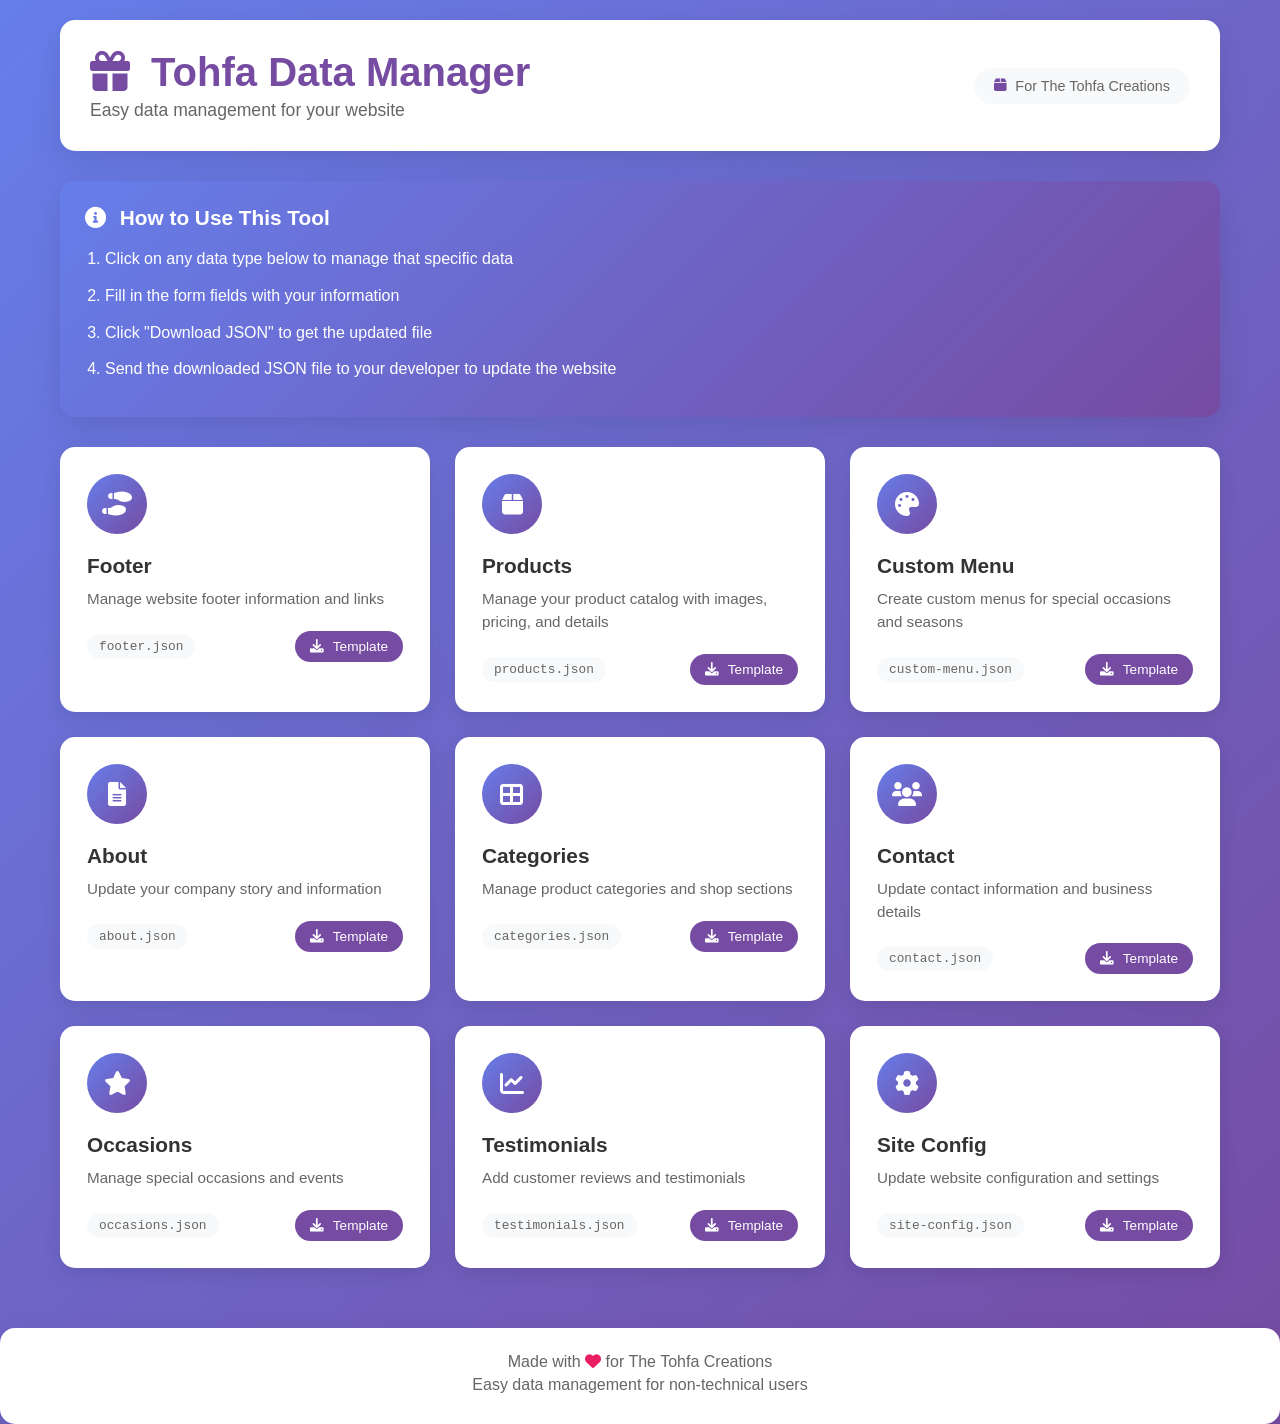
<file: index.html>
<!DOCTYPE html>
<html lang="en">
<head>
    <meta charset="UTF-8">
    <meta name="viewport" content="width=device-width, initial-scale=1.0">
    <title>Tohfa Data Manager</title>
    <link rel="stylesheet" href="style.css">
    <link href="https://cdnjs.cloudflare.com/ajax/libs/font-awesome/6.0.0/css/all.min.css" rel="stylesheet">
</head>
<body>
    <div class="container">
        <!-- Header -->
        <header class="header">
            <div class="header-content">
                <div>
                    <h1><i class="fas fa-gift"></i> Tohfa Data Manager</h1>
                    <p>Easy data management for your website</p>
                </div>
                <div class="header-badge">
                    <i class="fas fa-box"></i>
                    <span>For The Tohfa Creations</span>
                </div>
            </div>
        </header>

        <!-- Instructions -->
        <div class="instructions">
            <h2><i class="fas fa-info-circle"></i> How to Use This Tool</h2>
            <ol>
                <li>Click on any data type below to manage that specific data</li>
                <li>Fill in the form fields with your information</li>
                <li>Click "Download JSON" to get the updated file</li>
                <li>Send the downloaded JSON file to your developer to update the website</li>
            </ol>
        </div>

        <!-- Data Types Grid -->
        <div class="data-grid" id="dataGrid">
            <div class="data-card" onclick="openFormManager('footer')">
                <div class="card-icon">
                    <i class="fas fa-shoe-prints"></i>
                </div>
                <div class="card-content">
                    <h3>Footer</h3>
                    <p>Manage website footer information and links</p>
                    <div class="card-footer">
                        <span class="filename">footer.json</span>
                        <button class="template-btn" onclick="event.stopPropagation(); downloadTemplate('footer')">
                            <i class="fas fa-download"></i> Template
                        </button>
                    </div>
                </div>
            </div>

            <div class="data-card" onclick="openFormManager('products')">
                <div class="card-icon">
                    <i class="fas fa-box"></i>
                </div>
                <div class="card-content">
                    <h3>Products</h3>
                    <p>Manage your product catalog with images, pricing, and details</p>
                    <div class="card-footer">
                        <span class="filename">products.json</span>
                        <button class="template-btn" onclick="event.stopPropagation(); downloadTemplate('products')">
                            <i class="fas fa-download"></i> Template
                        </button>
                    </div>
                </div>
            </div>

            <div class="data-card" onclick="openFormManager('custom-menu')">
                <div class="card-icon">
                    <i class="fas fa-palette"></i>
                </div>
                <div class="card-content">
                    <h3>Custom Menu</h3>
                    <p>Create custom menus for special occasions and seasons</p>
                    <div class="card-footer">
                        <span class="filename">custom-menu.json</span>
                        <button class="template-btn" onclick="event.stopPropagation(); downloadTemplate('custom-menu')">
                            <i class="fas fa-download"></i> Template
                        </button>
                    </div>
                </div>
            </div>

            <div class="data-card" onclick="openFormManager('about')">
                <div class="card-icon">
                    <i class="fas fa-file-alt"></i>
                </div>
                <div class="card-content">
                    <h3>About</h3>
                    <p>Update your company story and information</p>
                    <div class="card-footer">
                        <span class="filename">about.json</span>
                        <button class="template-btn" onclick="event.stopPropagation(); downloadTemplate('about')">
                            <i class="fas fa-download"></i> Template
                        </button>
                    </div>
                </div>
            </div>

            <div class="data-card" onclick="openFormManager('categories')">
                <div class="card-icon">
                    <i class="fas fa-th-large"></i>
                </div>
                <div class="card-content">
                    <h3>Categories</h3>
                    <p>Manage product categories and shop sections</p>
                    <div class="card-footer">
                        <span class="filename">categories.json</span>
                        <button class="template-btn" onclick="event.stopPropagation(); downloadTemplate('categories')">
                            <i class="fas fa-download"></i> Template
                        </button>
                    </div>
                </div>
            </div>

            <div class="data-card" onclick="openFormManager('contact')">
                <div class="card-icon">
                    <i class="fas fa-users"></i>
                </div>
                <div class="card-content">
                    <h3>Contact</h3>
                    <p>Update contact information and business details</p>
                    <div class="card-footer">
                        <span class="filename">contact.json</span>
                        <button class="template-btn" onclick="event.stopPropagation(); downloadTemplate('contact')">
                            <i class="fas fa-download"></i> Template
                        </button>
                    </div>
                </div>
            </div>

            <div class="data-card" onclick="openFormManager('occasions')">
                <div class="card-icon">
                    <i class="fas fa-star"></i>
                </div>
                <div class="card-content">
                    <h3>Occasions</h3>
                    <p>Manage special occasions and events</p>
                    <div class="card-footer">
                        <span class="filename">occasions.json</span>
                        <button class="template-btn" onclick="event.stopPropagation(); downloadTemplate('occasions')">
                            <i class="fas fa-download"></i> Template
                        </button>
                    </div>
                </div>
            </div>

            <div class="data-card" onclick="openFormManager('testimonials')">
                <div class="card-icon">
                    <i class="fas fa-chart-line"></i>
                </div>
                <div class="card-content">
                    <h3>Testimonials</h3>
                    <p>Add customer reviews and testimonials</p>
                    <div class="card-footer">
                        <span class="filename">testimonials.json</span>
                        <button class="template-btn" onclick="event.stopPropagation(); downloadTemplate('testimonials')">
                            <i class="fas fa-download"></i> Template
                        </button>
                    </div>
                </div>
            </div>

            <div class="data-card" onclick="openFormManager('site-config')">
                <div class="card-icon">
                    <i class="fas fa-cog"></i>
                </div>
                <div class="card-content">
                    <h3>Site Config</h3>
                    <p>Update website configuration and settings</p>
                    <div class="card-footer">
                        <span class="filename">site-config.json</span>
                        <button class="template-btn" onclick="event.stopPropagation(); downloadTemplate('site-config')">
                            <i class="fas fa-download"></i> Template
                        </button>
                    </div>
                </div>
            </div>

        </div>

        <!-- Manager Section -->
        <div class="manager-section" id="managerSection" style="display: none;">
            <button class="back-btn" onclick="closeManager()">
                <i class="fas fa-arrow-left"></i> Back to Data Types
            </button>
            <div id="managerContent"></div>
        </div>

        <!-- Form Manager Section -->
        <div class="form-manager-section" id="formManagerSection" style="display: none;">
            <button class="back-btn" onclick="closeFormManager()">
                <i class="fas fa-arrow-left"></i> Back to Data Types
            </button>
            
            <div class="form-header">
                <h2 id="formManagerTitle">Form Manager</h2>
                <p id="formManagerDescription">Fill in the form fields below</p>
            </div>

            <div class="form-container" id="formContainer">
                <!-- Form fields will be dynamically generated here -->
            </div>

            <div class="form-actions">
                <button class="btn btn-primary" onclick="generateJSONFromForm()">
                    <i class="fas fa-magic"></i> Generate JSON
                </button>
                <button class="btn btn-secondary" onclick="resetForm()">
                    <i class="fas fa-undo"></i> Reset Form
                </button>
                <button class="btn btn-success" onclick="downloadGeneratedJSON()">
                    <i class="fas fa-download"></i> Download JSON
                </button>
            </div>

            <!-- JSON Output Section -->
            <div class="json-output-section" id="jsonOutputSection" style="display: none;">
                <div class="json-header">
                    <h3>Generated JSON</h3>
                    <div class="json-actions">
                        <button class="btn btn-sm" onclick="validateAndFormatJSON()">
                            <i class="fas fa-check"></i> Validate & Format
                        </button>
                        <button class="btn btn-sm" onclick="resetJSONEditor()">
                            <i class="fas fa-undo"></i> Reset to Template
                        </button>
                        <button class="btn btn-sm" onclick="downloadJSONFromEditor()">
                            <i class="fas fa-download"></i> Download JSON
                        </button>
                    </div>
                </div>
                <div id="jsonError" style="display: none; background: #f8d7da; color: #721c24; padding: 10px; border-radius: 5px; margin: 10px 0;"></div>
                <div id="jsonSuccess" style="display: none; background: #d4edda; color: #155724; padding: 10px; border-radius: 5px; margin: 10px 0;"></div>
                <textarea id="jsonOutput" class="json-output" placeholder="Generated JSON will appear here..."></textarea>
            </div>
        </div>
    </div>

    <!-- Footer -->
    <footer class="footer">
        <div class="footer-content">
            <p>Made with <i class="fas fa-heart" style="color: #e91e63;"></i> for The Tohfa Creations</p>
            <p>Easy data management for non-technical users</p>
        </div>
    </footer>

    <script src="script.js"></script>
</body>
</html>
</file>
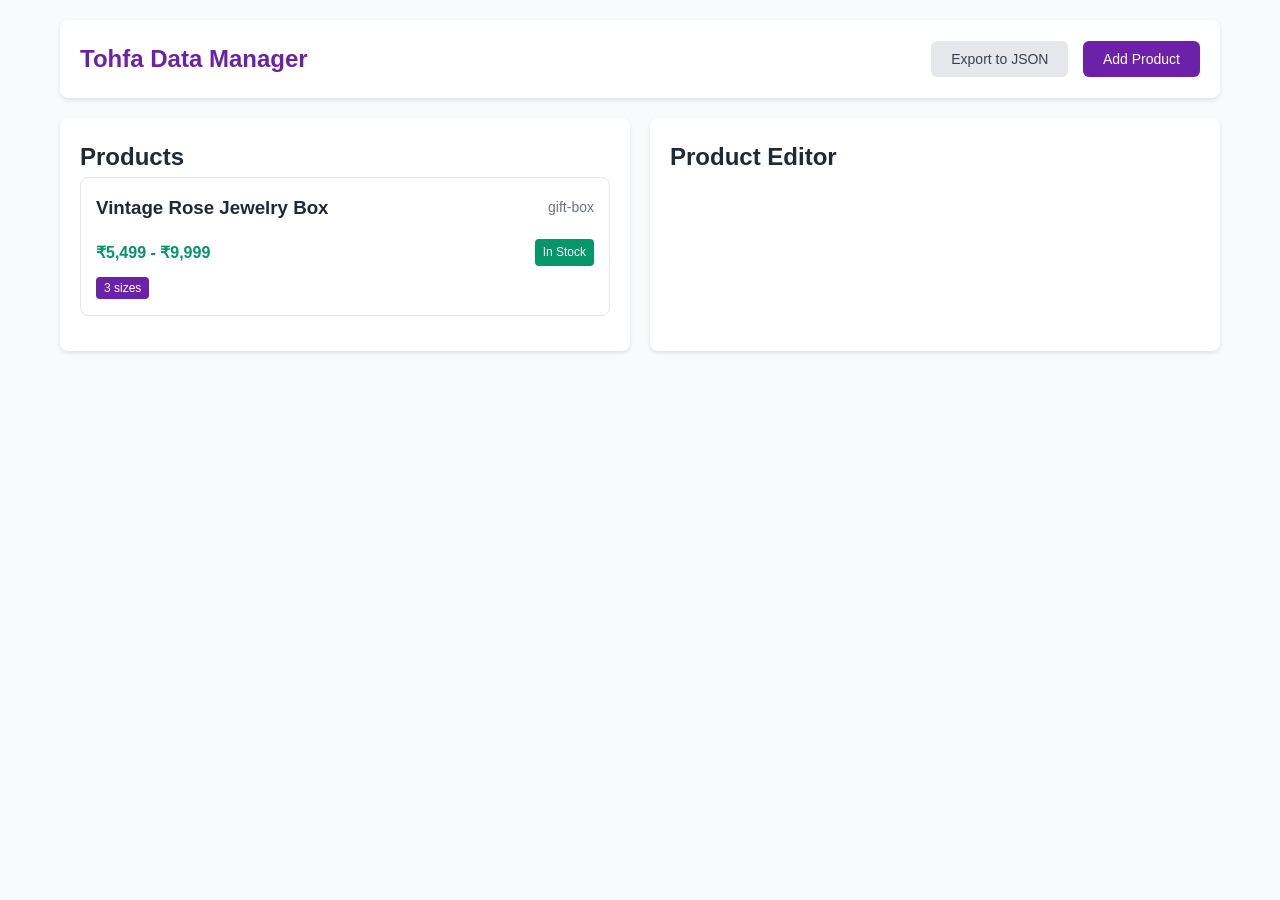
<file: manager.html>
<!DOCTYPE html>
<html lang="en">
<head>
    <meta charset="UTF-8">
    <meta name="viewport" content="width=device-width, initial-scale=1.0">
    <title>Tohfa Data Manager</title>
    <style>
        * {
            margin: 0;
            padding: 0;
            box-sizing: border-box;
        }
        
        body {
            font-family: 'Segoe UI', Tahoma, Geneva, Verdana, sans-serif;
            background-color: #f8fafc;
            color: #1f2937;
            line-height: 1.6;
        }
        
        .container {
            max-width: 1200px;
            margin: 0 auto;
            padding: 20px;
        }
        
        .header {
            background: white;
            padding: 20px;
            border-radius: 8px;
            margin-bottom: 20px;
            box-shadow: 0 2px 4px rgba(0,0,0,0.1);
            display: flex;
            justify-content: space-between;
            align-items: center;
        }
        
        .header h1 {
            color: #6b21a8;
            font-size: 24px;
        }
        
        .btn {
            background: #6b21a8;
            color: white;
            border: none;
            padding: 10px 20px;
            border-radius: 6px;
            cursor: pointer;
            font-size: 14px;
            margin-left: 10px;
        }
        
        .btn:hover {
            background: #581c87;
        }
        
        .btn-secondary {
            background: #e5e7eb;
            color: #374151;
        }
        
        .btn-secondary:hover {
            background: #d1d5db;
        }
        
        .main-content {
            display: grid;
            grid-template-columns: 1fr 1fr;
            gap: 20px;
        }
        
        .products-list {
            background: white;
            border-radius: 8px;
            padding: 20px;
            box-shadow: 0 2px 4px rgba(0,0,0,0.1);
        }
        
        .product-card {
            border: 1px solid #e5e7eb;
            border-radius: 8px;
            padding: 15px;
            margin-bottom: 15px;
            cursor: pointer;
            transition: all 0.3s ease;
        }
        
        .product-card:hover {
            box-shadow: 0 4px 6px rgba(0,0,0,0.1);
            transform: translateY(-2px);
        }
        
        .product-card h3 {
            color: #1f2937;
            margin-bottom: 8px;
        }
        
        .product-card p {
            color: #6b7280;
            font-size: 14px;
            margin-bottom: 10px;
        }
        
        .product-info {
            display: flex;
            justify-content: space-between;
            align-items: center;
            margin-bottom: 8px;
        }
        
        .price {
            font-weight: bold;
            color: #059669;
        }
        
        .badge {
            background: #6b21a8;
            color: white;
            padding: 4px 8px;
            border-radius: 4px;
            font-size: 12px;
        }
        
        .badge-success {
            background: #059669;
        }
        
        .badge-danger {
            background: #dc2626;
        }
        
        .editor {
            background: white;
            border-radius: 8px;
            padding: 20px;
            box-shadow: 0 2px 4px rgba(0,0,0,0.1);
        }
        
        .form-group {
            margin-bottom: 20px;
        }
        
        .form-group label {
            display: block;
            margin-bottom: 5px;
            font-weight: 500;
            color: #374151;
        }
        
        .form-control {
            width: 100%;
            padding: 10px;
            border: 1px solid #d1d5db;
            border-radius: 6px;
            font-size: 14px;
        }
        
        .form-control:focus {
            outline: none;
            border-color: #6b21a8;
            box-shadow: 0 0 0 3px rgba(107, 33, 168, 0.1);
        }
        
        .size-variant {
            border: 1px solid #d1d5db;
            border-radius: 8px;
            padding: 15px;
            margin-bottom: 15px;
        }
        
        .size-header {
            display: flex;
            justify-content: space-between;
            align-items: center;
            margin-bottom: 10px;
        }
        
        .size-fields {
            display: grid;
            grid-template-columns: 1fr 1fr;
            gap: 10px;
            margin-bottom: 10px;
        }
        
        .checkbox-group {
            display: flex;
            align-items: center;
            gap: 8px;
        }
        
        .btn-delete {
            background: #dc2626;
            color: white;
            border: none;
            padding: 6px 12px;
            border-radius: 4px;
            cursor: pointer;
            font-size: 12px;
        }
        
        .btn-delete:hover {
            background: #b91c1c;
        }
        
        .btn-add {
            background: #059669;
            color: white;
            border: none;
            padding: 8px 16px;
            border-radius: 6px;
            cursor: pointer;
            font-size: 14px;
        }
        
        .btn-add:hover {
            background: #047857;
        }
        
        .hidden {
            display: none;
        }
        
        @media (max-width: 768px) {
            .main-content {
                grid-template-columns: 1fr;
            }
        }
    </style>
</head>
<body>
    <div class="container">
        <div class="header">
            <h1>Tohfa Data Manager</h1>
            <div>
                <button class="btn btn-secondary" onclick="exportToJSON()">Export to JSON</button>
                <button class="btn" onclick="addNewProduct()">Add Product</button>
            </div>
        </div>
        
        <div class="main-content">
            <div class="products-list">
                <h2>Products</h2>
                <div id="productsContainer"></div>
            </div>
            
            <div class="editor" id="editor">
                <h2>Product Editor</h2>
                <div id="editorContent"></div>
            </div>
        </div>
    </div>

    <script>
        let products = [];
        let editingProduct = null;
        
        // Load products from localStorage or use default
        function loadProducts() {
            const saved = localStorage.getItem('tohfaProducts');
            if (saved) {
                products = JSON.parse(saved);
            } else {
                // Load default products from your structure
                products = [
                    {
                        "id": "1",
                        "name": "Vintage Rose Jewelry Box",
                        "description": "Handcrafted wooden jewelry box with intricate rose patterns and velvet interior.",
                        "price": 7499,
                        "originalPrice": 9999,
                        "images": [
                            "/vintage-wooden-jewelry-box-with-rose-patterns.jpg",
                            "/vintage-wooden-jewelry-box-side-view.jpg",
                            "/vintage-wooden-jewelry-box-open-view.jpg"
                        ],
                        "gif": "",
                        "video": "",
                        "category": "gift-box",
                        "occasion": "anniversary",
                        "rating": 4.8,
                        "reviewCount": 127,
                        "customizationLevel": "premium",
                        "inStock": true,
                        "sizes": [
                            {
                                "id": "small",
                                "name": "Small",
                                "price": 5499,
                                "originalPrice": 6999,
                                "inStock": true,
                                "description": "Perfect for small jewelry items (6 x 4 x 3 inches)"
                            },
                            {
                                "id": "medium",
                                "name": "Medium",
                                "price": 7499,
                                "originalPrice": 9999,
                                "inStock": true,
                                "description": "Ideal for most jewelry collections (8 x 6 x 4 inches)"
                            },
                            {
                                "id": "large",
                                "name": "Large",
                                "price": 9999,
                                "originalPrice": 12999,
                                "inStock": true,
                                "description": "Spacious for extensive collections (10 x 8 x 6 inches)"
                            }
                        ],
                        "specifications": {
                            "material": "Premium Wood with Velvet Interior",
                            "size": "8 x 6 x 4 inches",
                            "weight": "500 grams",
                            "color": "Natural Wood Finish with Red Roses"
                        },
                        "shipping": {
                            "delivery": "5-7 business days",
                            "packaging": "Premium gift box included",
                            "shippingCost": "Free shipping above ₹999"
                        },
                        "careInstructions": "Wipe with dry cloth only. Keep away from direct sunlight and moisture. Use wood polish occasionally to maintain shine.",
                        "features": [
                            "Handcrafted by skilled artisans",
                            "Intricate rose pattern carving",
                            "Soft velvet interior lining",
                            "Brass hinges and clasp",
                            "Personalization available",
                            "Gift wrapping included"
                        ]
                    }
                ];
            }
            renderProducts();
        }
        
        function renderProducts() {
            const container = document.getElementById('productsContainer');
            container.innerHTML = '';
            
            products.forEach(product => {
                const card = document.createElement('div');
                card.className = 'product-card';
                card.onclick = () => editProduct(product);
                
                const price = product.sizes && product.sizes.length > 0 ? 
                    `₹${Math.min(...product.sizes.map(s => s.price)).toLocaleString('en-IN')} - ₹${Math.max(...product.sizes.map(s => s.price)).toLocaleString('en-IN')}` :
                    `₹${product.price.toLocaleString('en-IN')}`;
                
                const stockBadge = product.inStock ? 
                    '<span class="badge badge-success">In Stock</span>' : 
                    '<span class="badge badge-danger">Out of Stock</span>';
                
                const sizeBadge = product.sizes && product.sizes.length > 0 ? 
                    `<span class="badge">${product.sizes.length} sizes</span>` : '';
                
                card.innerHTML = `
                    <div class="product-info">
                        <h3>${product.name}</h3>
                        <p>${product.category}</p>
                    </div>
                    <div class="product-info">
                        <span class="price">${price}</span>
                        ${stockBadge}
                    </div>
                    ${sizeBadge}
                `;
                
                container.appendChild(card);
            });
        }
        
        function editProduct(product) {
            editingProduct = product;
            renderEditor();
            document.getElementById('editor').classList.remove('hidden');
        }
        
        function renderEditor() {
            const container = document.getElementById('editorContent');
            
            if (!editingProduct) {
                container.innerHTML = '<p>Select a product to edit</p>';
                return;
            }
            
            const sizesHtml = editingProduct.sizes ? editingProduct.sizes.map((size, index) => `
                <div class="size-variant">
                    <div class="size-header">
                        <h4>Size Variant ${index + 1}</h4>
                        <button class="btn-delete" onclick="deleteSize('${size.id}')">Delete</button>
                    </div>
                    <div class="size-fields">
                        <input type="text" class="form-control" placeholder="Size Name" value="${size.name}" onchange="updateSize('${size.id}', 'name', this.value)">
                        <input type="number" class="form-control" placeholder="Price" value="${size.price}" onchange="updateSize('${size.id}', 'price', parseInt(this.value))">
                    </div>
                    <input type="text" class="form-control" placeholder="Description" value="${size.description || ''}" onchange="updateSize('${size.id}', 'description', this.value)">
                    <div class="checkbox-group">
                        <input type="checkbox" id="stock_${size.id}" ${size.inStock ? 'checked' : ''} onchange="updateSize('${size.id}', 'inStock', this.checked)">
                        <label for="stock_${size.id}">In Stock</label>
                    </div>
                </div>
            `).join('') : '<p>No size variants added yet.</p>';
            
            container.innerHTML = `
                <div class="form-group">
                    <label>Product Name</label>
                    <input type="text" class="form-control" value="${editingProduct.name}" onchange="updateProduct('name', this.value)">
                </div>
                <div class="form-group">
                    <label>Description</label>
                    <textarea class="form-control" rows="3" onchange="updateProduct('description', this.value)">${editingProduct.description}</textarea>
                </div>
                <div class="form-group">
                    <label>Base Price</label>
                    <input type="number" class="form-control" value="${editingProduct.price}" onchange="updateProduct('price', parseInt(this.value))">
                </div>
                <div class="form-group">
                    <label>Original Price</label>
                    <input type="number" class="form-control" value="${editingProduct.originalPrice || ''}" onchange="updateProduct('originalPrice', this.value ? parseInt(this.value) : null)">
                </div>
                
                <h3>Size Variants</h3>
                <button class="btn-add" onclick="addSize()">Add Size Variant</button>
                <div style="margin-top: 15px;">
                    ${sizesHtml}
                </div>
            `;
        }
        
        function updateProduct(field, value) {
            if (!editingProduct) return;
            editingProduct[field] = value;
            saveProducts();
            renderProducts();
        }
        
        function addSize() {
            if (!editingProduct) return;
            
            if (!editingProduct.sizes) {
                editingProduct.sizes = [];
            }
            
            const newSize = {
                id: 'size_' + Date.now(),
                name: 'New Size',
                price: 0,
                inStock: true,
                description: 'Size description'
            };
            
            editingProduct.sizes.push(newSize);
            saveProducts();
            renderEditor();
        }
        
        function updateSize(sizeId, field, value) {
            if (!editingProduct || !editingProduct.sizes) return;
            
            const size = editingProduct.sizes.find(s => s.id === sizeId);
            if (size) {
                size[field] = value;
                saveProducts();
                renderProducts();
            }
        }
        
        function deleteSize(sizeId) {
            if (!editingProduct || !editingProduct.sizes) return;
            
            editingProduct.sizes = editingProduct.sizes.filter(s => s.id !== sizeId);
            saveProducts();
            renderEditor();
        }
        
        function saveProducts() {
            localStorage.setItem('tohfaProducts', JSON.stringify(products));
        }
        
        function exportToJSON() {
            const dataStr = JSON.stringify({ products }, null, 2);
            const dataUri = 'data:application/json;charset=utf-8,'+ encodeURIComponent(dataStr);
            
            const exportFileDefaultName = 'products.json';
            
            const linkElement = document.createElement('a');
            linkElement.setAttribute('href', dataUri);
            linkElement.setAttribute('download', exportFileDefaultName);
            linkElement.click();
        }
        
        function addNewProduct() {
            const newProduct = {
                id: Date.now().toString(),
                name: 'New Product',
                description: 'Product description',
                price: 0,
                category: 'gift-box',
                occasion: 'anniversary',
                rating: 5,
                reviewCount: 0,
                customizationLevel: 'basic',
                inStock: true,
                sizes: []
            };
            
            products.push(newProduct);
            saveProducts();
            renderProducts();
            editProduct(newProduct);
        }
        
        // Initialize on load
        loadProducts();
    </script>
</body>
</html>
</file>
<file: style.css>
* {
    margin: 0;
    padding: 0;
    box-sizing: border-box;
}

body {
    font-family: 'Segoe UI', Tahoma, Geneva, Verdana, sans-serif;
    background: linear-gradient(135deg, #667eea 0%, #764ba2 100%);
    min-height: 100vh;
    color: #333;
}

.container {
    max-width: 1200px;
    margin: 0 auto;
    padding: 20px;
}

/* Form Manager Styles */
.form-manager-section {
    background: white;
    border-radius: 15px;
    padding: 30px;
    margin-bottom: 30px;
    box-shadow: 0 10px 30px rgba(0,0,0,0.1);
}

.form-header {
    text-align: center;
    margin-bottom: 30px;
}

.form-header h2 {
    color: #764ba2;
    font-size: 2rem;
    margin-bottom: 10px;
}

.form-header p {
    color: #666;
    font-size: 1.1rem;
}

.form-container {
    margin-bottom: 30px;
}

.form-group {
    margin-bottom: 20px;
}

.form-group label {
    display: block;
    margin-bottom: 8px;
    font-weight: 600;
    color: #333;
}

.field-example {
    font-weight: normal;
    color: #667eea;
    font-size: 0.9rem;
    margin-left: 5px;
}

.form-group input,
.form-group textarea,
.form-group select {
    width: 100%;
    padding: 12px;
    border: 2px solid #e1e5e9;
    border-radius: 8px;
    font-size: 1rem;
    transition: border-color 0.3s;
}

.form-group input:focus,
.form-group textarea:focus,
.form-group select:focus {
    outline: none;
    border-color: #667eea;
}

.form-group textarea {
    min-height: 100px;
    resize: vertical;
}

.form-actions {
    display: flex;
    gap: 15px;
    justify-content: center;
    margin-bottom: 30px;
}

.btn {
    padding: 12px 24px;
    border: none;
    border-radius: 8px;
    font-size: 1rem;
    font-weight: 600;
    cursor: pointer;
    transition: all 0.3s;
    display: inline-flex;
    align-items: center;
    gap: 8px;
}

.btn-primary {
    background: #667eea;
    color: white;
}

.btn-primary:hover {
    background: #5a67d8;
}

.btn-secondary {
    background: #6c757d;
    color: white;
}

.btn-secondary:hover {
    background: #5a6268;
}

.btn-success {
    background: #28a745;
    color: white;
}

.btn-success:hover {
    background: #218838;
}

.btn-sm {
    padding: 8px 16px;
    font-size: 0.9rem;
}

.json-output-section {
    margin-top: 30px;
}

.json-header {
    display: flex;
    justify-content: space-between;
    align-items: center;
    margin-bottom: 15px;
}

.json-header h3 {
    color: #333;
    margin: 0;
}

.json-actions {
    display: flex;
    gap: 10px;
}

.json-output {
    width: 100%;
    min-height: 300px;
    padding: 15px;
    border: 2px solid #e1e5e9;
    border-radius: 8px;
    font-family: 'Courier New', monospace;
    font-size: 0.9rem;
    background: #f8f9fa;
    resize: vertical;
}

.array-item {
    background: #f8f9fa;
    border: 1px solid #e1e5e9;
    border-radius: 8px;
    padding: 20px;
    margin-bottom: 15px;
    position: relative;
}

.array-item-header {
    display: flex;
    justify-content: space-between;
    align-items: center;
    margin-bottom: 15px;
}

.array-item-title {
    font-weight: 600;
    color: #333;
}

.remove-item-btn {
    background: #dc3545;
    color: white;
    border: none;
    padding: 5px 10px;
    border-radius: 5px;
    cursor: pointer;
    font-size: 0.8rem;
}

.add-item-btn {
    background: #28a745;
    color: white;
    border: none;
    padding: 10px 20px;
    border-radius: 8px;
    cursor: pointer;
    margin-top: 15px;
}

.add-item-btn:hover {
    background: #218838;
}

/* Header */
.header {
    background: white;
    border-radius: 15px;
    padding: 30px;
    margin-bottom: 30px;
    box-shadow: 0 10px 30px rgba(0,0,0,0.1);
}

.header-content {
    display: flex;
    justify-content: space-between;
    align-items: center;
}

.header h1 {
    color: #764ba2;
    font-size: 2.5rem;
    margin-bottom: 5px;
}

.header h1 i {
    margin-right: 10px;
}

.header p {
    color: #666;
    font-size: 1.1rem;
}

.header-badge {
    display: flex;
    align-items: center;
    background: #f8f9fa;
    padding: 10px 20px;
    border-radius: 25px;
    color: #666;
    font-size: 0.9rem;
}

.header-badge i {
    margin-right: 8px;
    color: #764ba2;
}

/* Instructions */
.instructions {
    background: linear-gradient(135deg, #667eea 0%, #764ba2 100%);
    color: white;
    padding: 25px;
    border-radius: 15px;
    margin-bottom: 30px;
    box-shadow: 0 10px 30px rgba(0,0,0,0.1);
}

.instructions h2 {
    margin-bottom: 15px;
    font-size: 1.3rem;
}

.instructions h2 i {
    margin-right: 8px;
}

.instructions ol {
    margin-left: 20px;
    line-height: 1.8;
}

.instructions li {
    margin-bottom: 8px;
}

/* Data Grid */
.data-grid {
    display: grid;
    grid-template-columns: repeat(auto-fit, minmax(350px, 1fr));
    gap: 25px;
    margin-bottom: 40px;
}

.data-card {
    background: white;
    border-radius: 15px;
    padding: 25px;
    cursor: pointer;
    transition: all 0.3s ease;
    box-shadow: 0 5px 20px rgba(0,0,0,0.1);
    border: 2px solid transparent;
}

.data-card:hover {
    transform: translateY(-5px);
    box-shadow: 0 15px 40px rgba(0,0,0,0.15);
    border-color: #764ba2;
}

.card-icon {
    width: 60px;
    height: 60px;
    background: linear-gradient(135deg, #667eea 0%, #764ba2 100%);
    border-radius: 50%;
    display: flex;
    align-items: center;
    justify-content: center;
    margin-bottom: 20px;
}

.card-icon i {
    color: white;
    font-size: 1.5rem;
}

.card-content h3 {
    color: #333;
    font-size: 1.3rem;
    margin-bottom: 10px;
}

.card-content p {
    color: #666;
    line-height: 1.5;
    margin-bottom: 20px;
    font-size: 0.95rem;
}

.card-footer {
    display: flex;
    justify-content: space-between;
    align-items: center;
}

.filename {
    background: #f8f9fa;
    padding: 5px 12px;
    border-radius: 15px;
    font-size: 0.8rem;
    color: #666;
    font-family: monospace;
}

.template-btn {
    background: #764ba2;
    color: white;
    border: none;
    padding: 8px 15px;
    border-radius: 20px;
    cursor: pointer;
    font-size: 0.85rem;
    transition: background 0.3s ease;
}

.template-btn:hover {
    background: #5a3785;
}

.template-btn i {
    margin-right: 5px;
}

/* Manager Section */
.manager-section {
    background: white;
    border-radius: 15px;
    padding: 30px;
    margin-bottom: 30px;
    box-shadow: 0 10px 30px rgba(0,0,0,0.1);
}

.back-btn {
    background: #6c757d;
    color: white;
    border: none;
    padding: 12px 25px;
    border-radius: 25px;
    cursor: pointer;
    font-size: 1rem;
    margin-bottom: 25px;
    transition: background 0.3s ease;
}

.back-btn:hover {
    background: #5a6268;
}

.back-btn i {
    margin-right: 8px;
}

/* Form Styles */
.form-group {
    margin-bottom: 20px;
}

.form-group label {
    display: block;
    margin-bottom: 5px;
    font-weight: 600;
    color: #333;
}

.form-group input,
.form-group textarea,
.form-group select {
    width: 100%;
    padding: 12px;
    border: 2px solid #e9ecef;
    border-radius: 8px;
    font-size: 1rem;
    transition: border-color 0.3s ease;
}

.form-group input:focus,
.form-group textarea:focus,
.form-group select:focus {
    outline: none;
    border-color: #764ba2;
}

.form-group textarea {
    resize: vertical;
    min-height: 100px;
}

.btn {
    background: linear-gradient(135deg, #667eea 0%, #764ba2 100%);
    color: white;
    border: none;
    padding: 12px 25px;
    border-radius: 25px;
    cursor: pointer;
    font-size: 1rem;
    transition: all 0.3s ease;
    margin-right: 10px;
    margin-bottom: 10px;
}

.btn:hover {
    transform: translateY(-2px);
    box-shadow: 0 5px 15px rgba(0,0,0,0.2);
}

.btn-secondary {
    background: #6c757d;
}

.btn-danger {
    background: #dc3545;
}

.btn-success {
    background: #28a745;
}

/* Product List */
.product-list {
    margin-top: 30px;
}

.product-item {
    background: #f8f9fa;
    border: 1px solid #e9ecef;
    border-radius: 10px;
    padding: 20px;
    margin-bottom: 15px;
}

.product-item h4 {
    color: #333;
    margin-bottom: 10px;
}

.product-item p {
    color: #666;
    margin-bottom: 10px;
}

.product-meta {
    display: flex;
    gap: 15px;
    font-size: 0.9rem;
    color: #666;
}

.product-actions {
    margin-top: 15px;
}

/* Custom Menu Styles */
.menu-preview {
    background: #f8f9fa;
    border: 1px solid #e9ecef;
    border-radius: 10px;
    padding: 15px;
    margin: 15px 0;
}

.menu-item {
    background: white;
    border: 1px solid #e9ecef;
    border-radius: 8px;
    padding: 15px;
    margin-bottom: 10px;
    display: flex;
    justify-content: space-between;
    align-items: center;
}

/* Footer */
.footer {
    background: white;
    border-radius: 15px;
    padding: 25px;
    text-align: center;
    box-shadow: 0 10px 30px rgba(0,0,0,0.1);
}

.footer-content p {
    color: #666;
    margin-bottom: 5px;
}

/* Responsive */
@media (max-width: 768px) {
    .container {
        padding: 15px;
    }
    
    .header-content {
        flex-direction: column;
        text-align: center;
        gap: 15px;
    }
    
    .header h1 {
        font-size: 2rem;
    }
    
    .data-grid {
        grid-template-columns: 1fr;
        gap: 20px;
    }
    
    .card-footer {
        flex-direction: column;
        gap: 10px;
        align-items: flex-start;
    }
}

/* Utility Classes */
.text-center {
    text-align: center;
}

.mt-20 {
    margin-top: 20px;
}

.mb-20 {
    margin-bottom: 20px;
}

.hidden {
    display: none;
}

.show {
    display: block;
}

/* Size Fields Styling */
.size-fields-row {
    display: grid;
    grid-template-columns: repeat(auto-fit, minmax(200px, 1fr));
    gap: 15px;
    margin-bottom: 15px;
    padding: 15px;
    background: #f8f9fa;
    border-radius: 8px;
    border: 1px solid #e9ecef;
}

.size-field {
    margin-bottom: 10px;
}

.size-field label {
    display: block;
    margin-bottom: 5px;
    font-weight: 600;
    color: #495057;
    font-size: 14px;
}

.size-field input,
.size-field select {
    width: 100%;
    padding: 8px 12px;
    border: 1px solid #ced4da;
    border-radius: 6px;
    font-size: 14px;
    transition: border-color 0.15s ease-in-out, box-shadow 0.15s ease-in-out;
}

.size-field input:focus,
.size-field select:focus {
    border-color: #80bdff;
    outline: 0;
    box-shadow: 0 0 0 0.2rem rgba(0, 123, 255, 0.25);
}

.size-item {
    background: #fff;
    border: 1px solid #dee2e6;
    border-radius: 8px;
    margin-bottom: 15px;
    padding: 20px;
}

.size-item .array-item-header {
    background: linear-gradient(135deg, #667eea 0%, #764ba2 100%);
    color: white;
    padding: 10px 15px;
    margin: -20px -20px 15px -20px;
    border-radius: 8px 8px 0 0;
    display: flex;
    justify-content: space-between;
    align-items: center;
}
</file>
